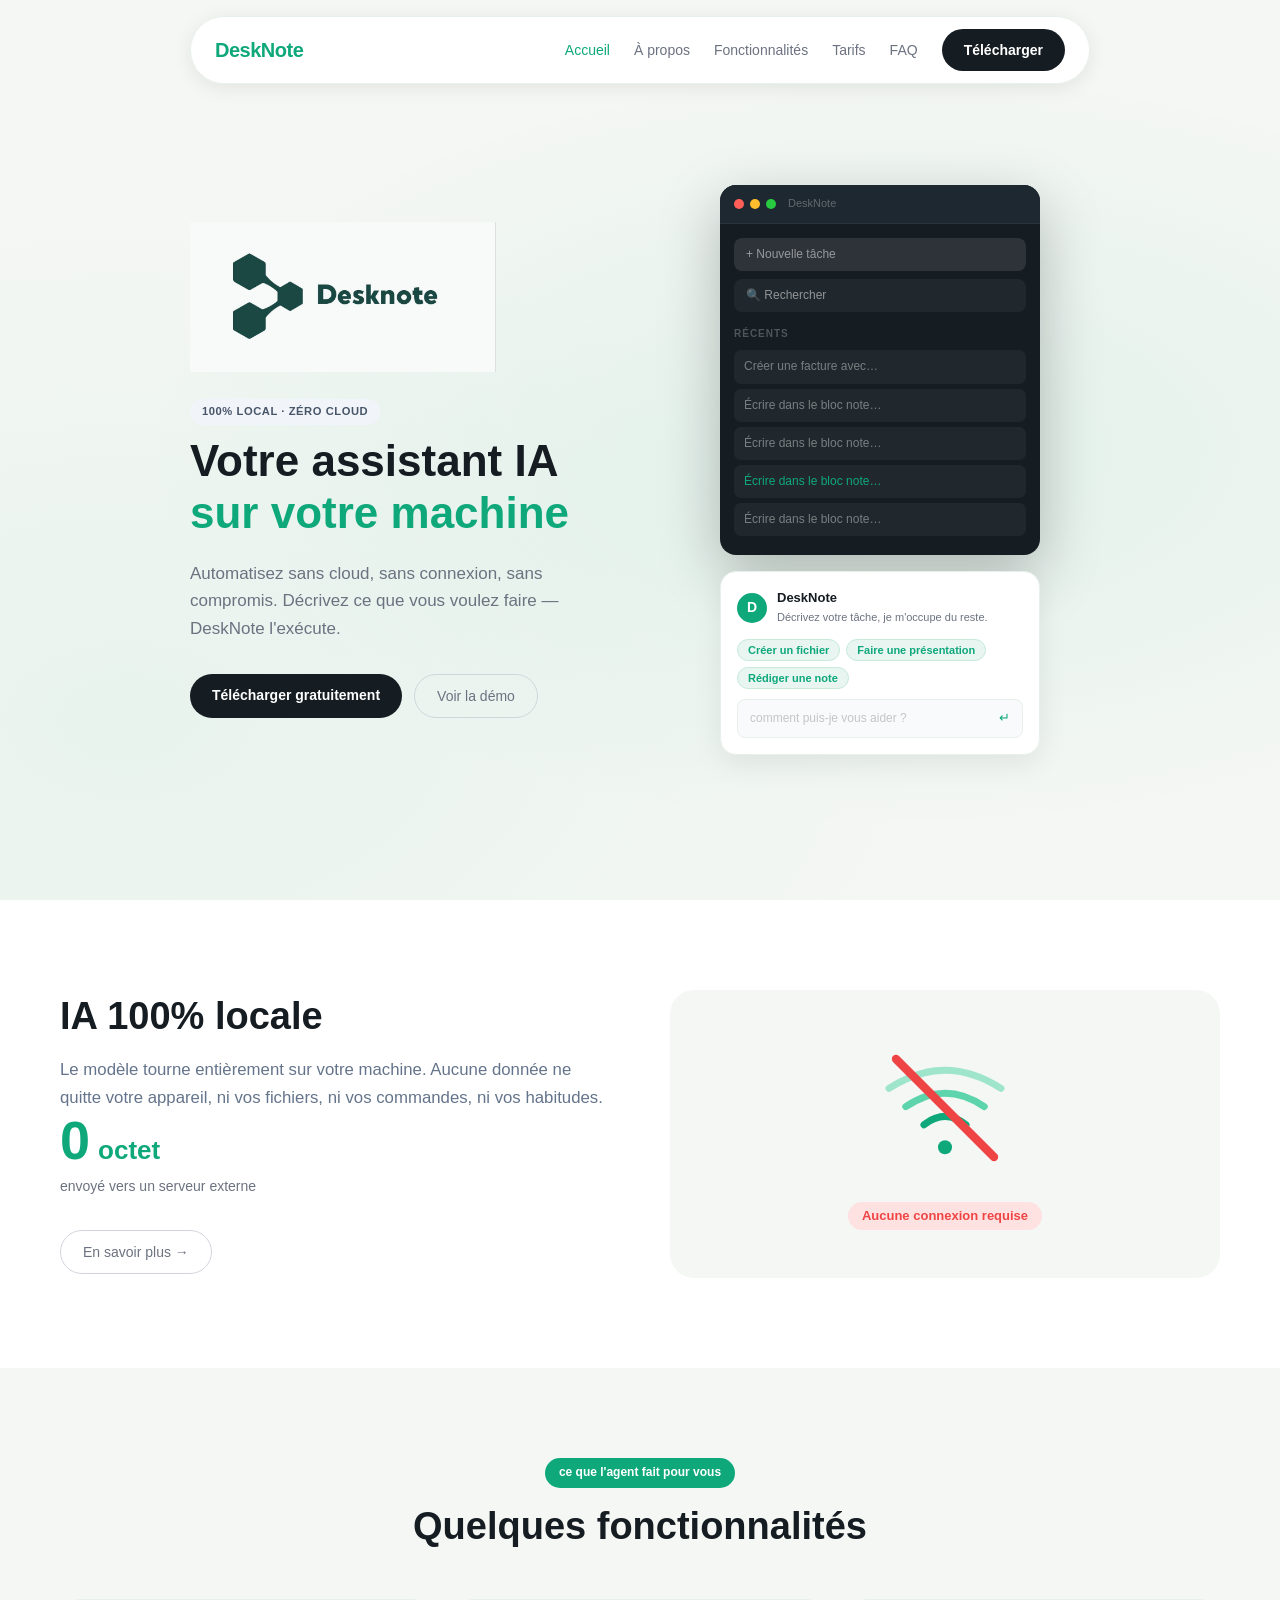
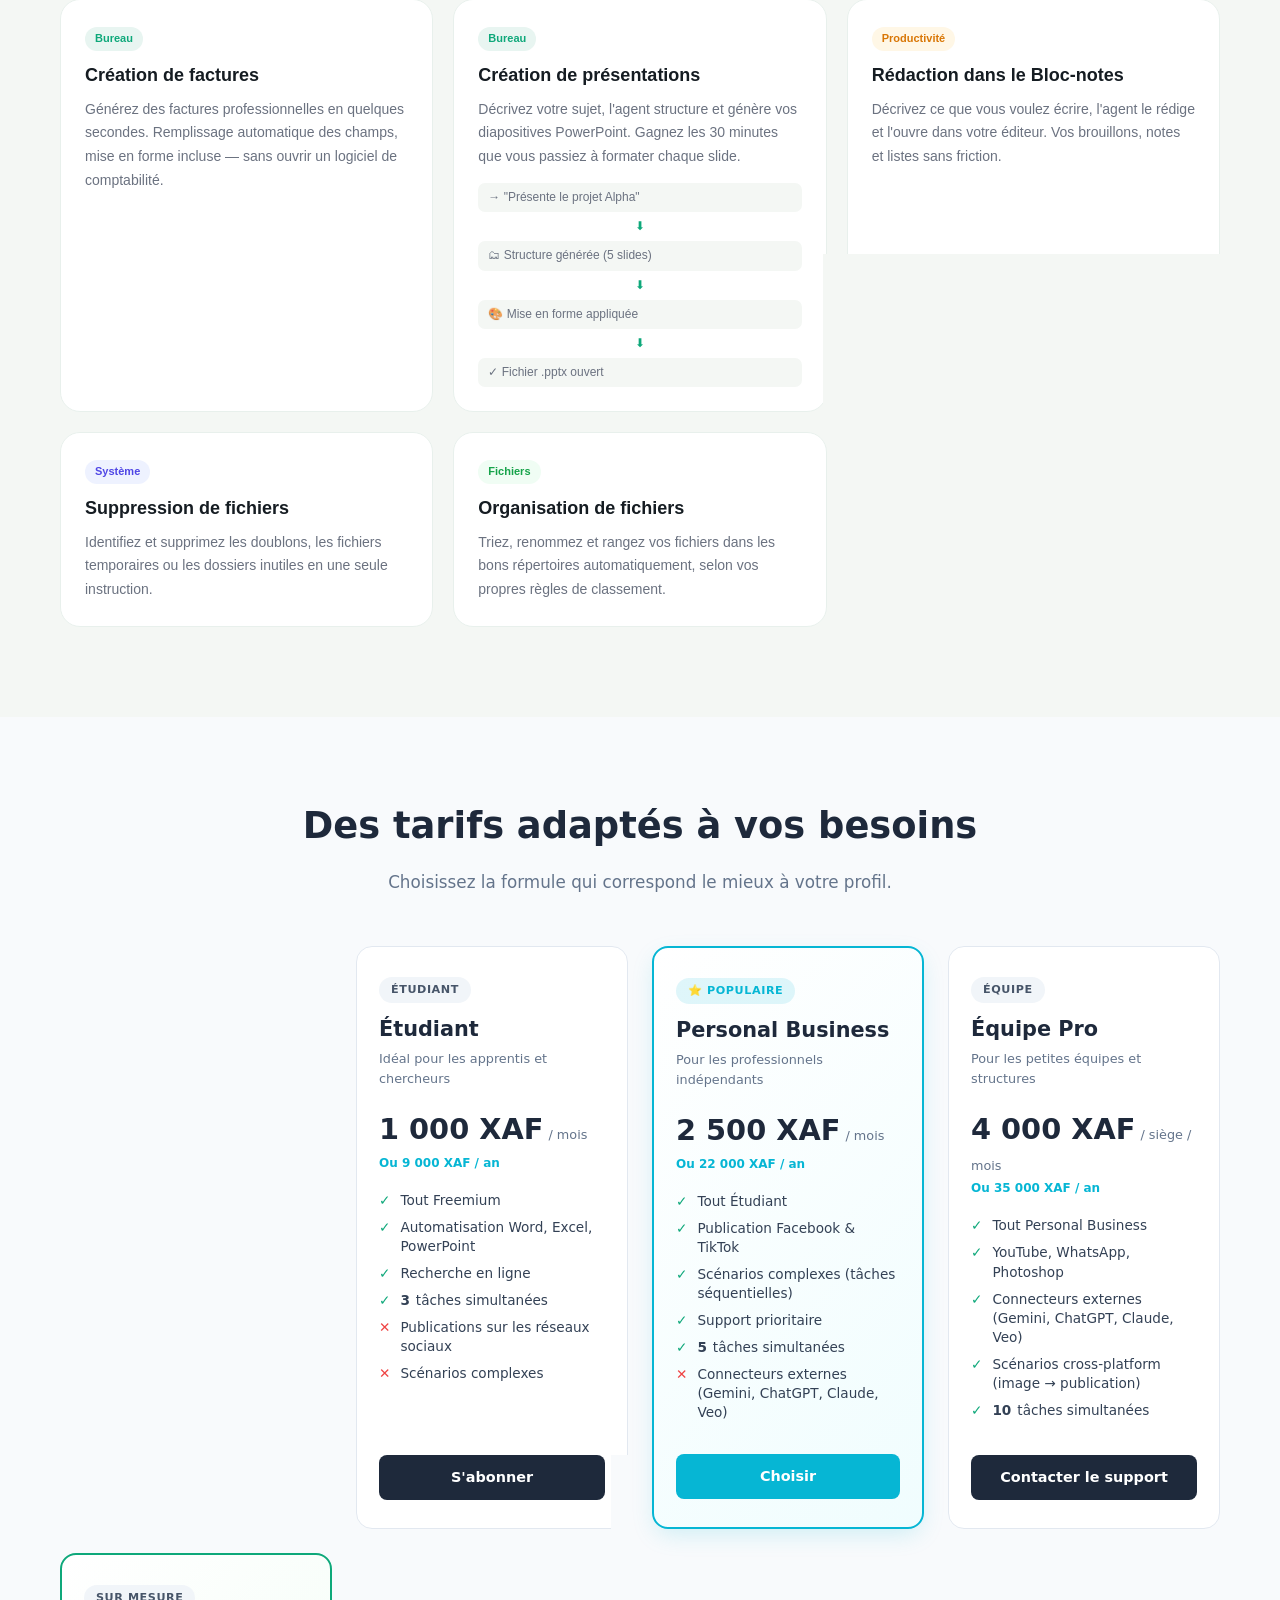
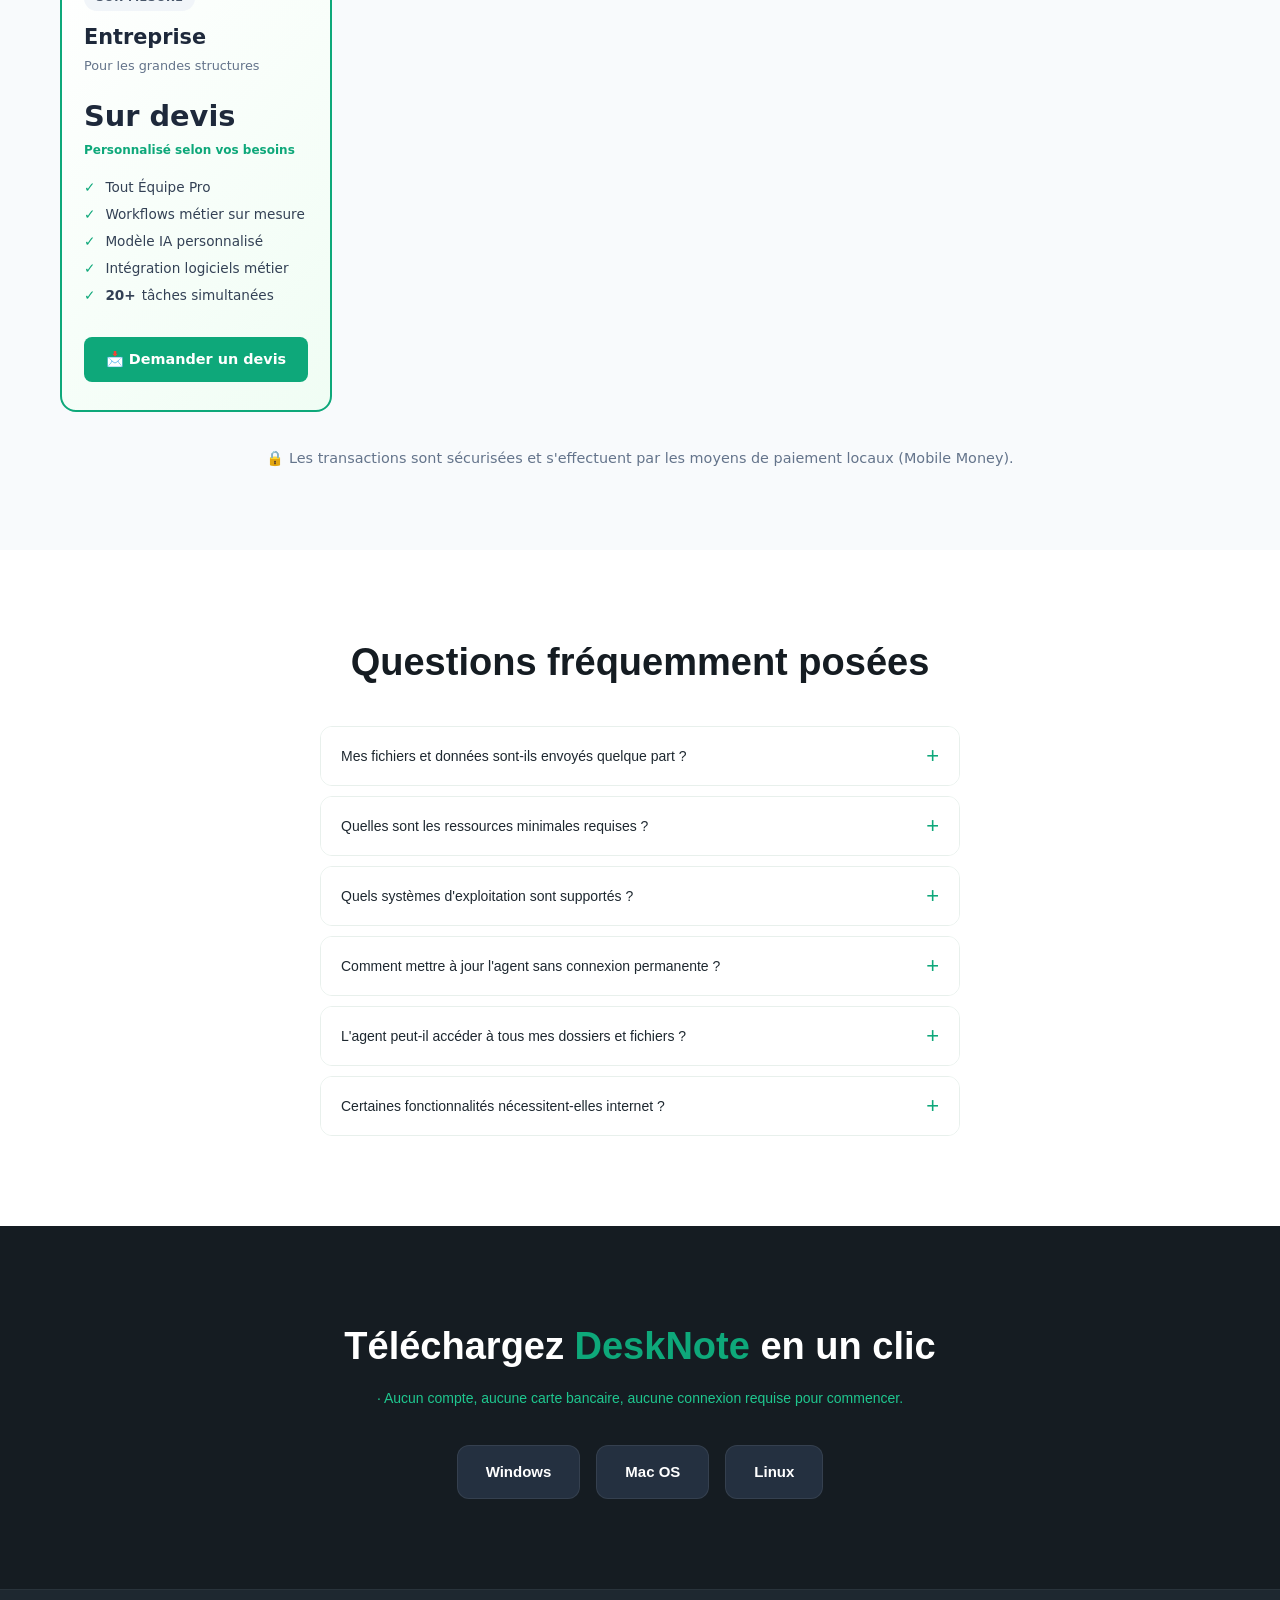
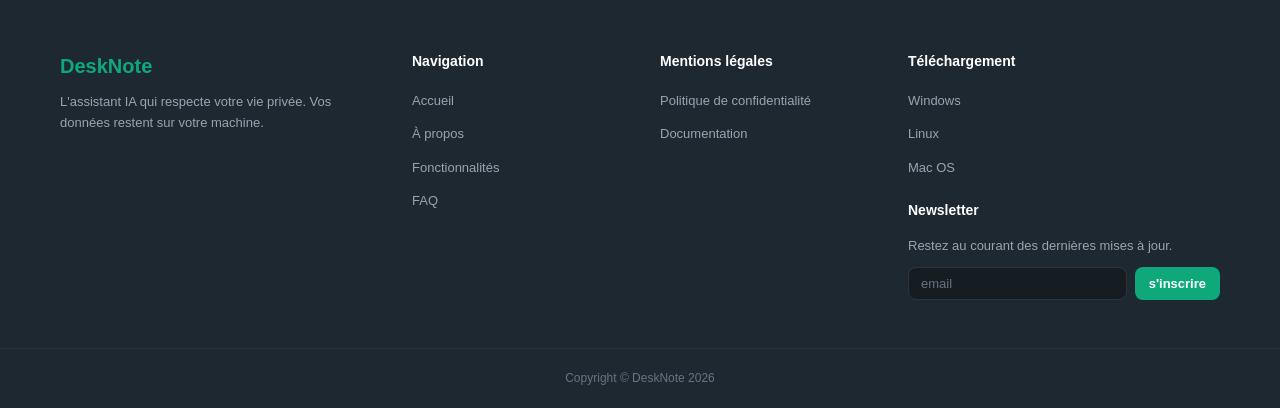
<file: src/index.html>
<!DOCTYPE html>
<html lang="fr">
<head>
  <meta charset="UTF-8" />
  <meta name="viewport" content="width=device-width, initial-scale=1.0" />
  <title>DeskNote – Votre assistant IA sur votre machine</title>
  <link rel="stylesheet" href="desknote-style-1.css" />
</head>
<body>

  <!-- ══ NAVBAR ══ -->
  <nav class="navbar" id="navbar">
    <div class="navbar-inner">
      <a href="#hero" class="logo">
        <!-- <img src="../assets/images/desknote-icon.jpeg" alt="DeskNote Logo" class="logo-img"/> -->
        <span>DeskNote</span>
      </a>
      <div class="nav-links" id="nav-links">
        <a href="#hero"              class="nav-link">Accueil</a>
        <a href="#local"             class="nav-link">À propos</a>
        <a href="#fonctionnalites"   class="nav-link">Fonctionnalités</a>
        <a href="#tarifs"            class="nav-link">Tarifs</a>
        <a href="#faq"               class="nav-link">FAQ</a>
      </div>
      <a href="#telechargement" class="btn-dark">Télécharger</a>
      <button class="burger" id="burger">☰</button>
    </div>
  </nav>

  <!-- Menu mobile -->
  <div class="mobile-menu" id="mobile-menu">
    <button class="mobile-close" id="mobile-close">✕</button>
    <a href="#hero"            onclick="fermerMenu()">Accueil</a>
    <a href="#local"           onclick="fermerMenu()">À propos</a>
    <a href="#fonctionnalites" onclick="fermerMenu()">Fonctionnalités</a>
    <a href="#tarifs"          onclick="fermerMenu()">Tarifs</a>
    <a href="#faq"             onclick="fermerMenu()">FAQ</a>
    <a href="#telechargement"  onclick="fermerMenu()" class="btn-dark">Télécharger</a>
  </div>


  <!-- ══ HERO ══ -->
  <section id="hero" class="hero">
    <div class="container hero-grid">

      <!-- Texte gauche -->
      <div class="hero-text fade-in">
        <div class="hero-logo-container">
          <img src="../assets/images/desknote-icon.jpeg" alt="DeskNote Logo" class="hero-brand-logo"/>
        </div>
        <div class="badge">
          <span class="badge-dot"></span>
          100% local · Zéro cloud
        </div>
        <h1>Votre assistant IA<br><span class="text-green">sur votre machine</span></h1>
        <p class="hero-desc">
          Automatisez sans cloud, sans connexion, sans compromis.
          Décrivez ce que vous voulez faire — DeskNote l'exécute.
        </p>
        <div class="hero-btns">
          <a href="#telechargement" class="btn-dark">Télécharger gratuitement</a>
          <a href="#fonctionnalites" class="btn-outline">Voir la démo</a>
        </div>
      </div>

      <!-- Mockup droite -->
      <div class="hero-mockup fade-in delay-2">

        <!-- Fenêtre sombre -->
        <div class="app-window">
          <div class="window-bar">
            <span class="dot red"></span>
            <span class="dot yellow"></span>
            <span class="dot green-dot"></span>
            <span class="window-title">DeskNote</span>
          </div>
          <div class="window-body">
            <div class="mock-search">+ Nouvelle tâche</div>
            <div class="mock-search dim">🔍 Rechercher</div>
            <p class="mock-label">Récents</p>
            <div class="mock-item">Créer une facture avec…</div>
            <div class="mock-item">Écrire dans le bloc note…</div>
            <div class="mock-item">Écrire dans le bloc note…</div>
            <div class="mock-item green-text">Écrire dans le bloc note…</div>
            <div class="mock-item">Écrire dans le bloc note…</div>
          </div>
        </div>

        <!-- Bulle agent -->
        <div class="agent-bubble">
          <div class="agent-top">
            <div class="agent-avatar">D</div>
            <div>
              <p class="agent-name">DeskNote</p>
              <p class="agent-sub">Décrivez votre tâche, je m'occupe du reste.</p>
            </div>
          </div>
          <div class="quick-actions">
            <button class="quick-btn">Créer un fichier</button>
            <button class="quick-btn">Faire une présentation</button>
            <button class="quick-btn">Rédiger une note</button>
          </div>
          <div class="agent-input">
            <span class="agent-placeholder">comment puis-je vous aider ?</span>
            <span class="agent-enter">↵</span>
          </div>
        </div>

      </div>
    </div>
  </section>


  <!-- ══ IA 100% LOCALE ══ -->
  <section id="local" class="section-white">
    <div class="container local-grid">

      <div class="reveal">
        <h2 class="section-h2">IA 100% locale</h2>
        <p class="section-desc">
          Le modèle tourne entièrement sur votre machine. Aucune donnée ne quitte
          votre appareil, ni vos fichiers, ni vos commandes, ni vos habitudes.
        </p>
        <div class="zero-row">
          <span class="zero-number">0</span>
          <span class="zero-unit">octet</span>
        </div>
        <p class="zero-sub">envoyé vers un serveur externe</p>
        <a href="#fonctionnalites" class="btn-outline" style="margin-top:24px;display:inline-block">En savoir plus →</a>
      </div>

      <div class="reveal delay-2 wifi-card">
        <div class="wifi-icon">
          <svg viewBox="0 0 100 100" width="140" height="140">
            <circle cx="50" cy="78" r="5" fill="#0EA87A"/>
            <path d="M35 62 Q50 50 65 62" stroke="#0EA87A" stroke-width="5" stroke-linecap="round" fill="none"/>
            <path d="M22 49 Q50 30 78 49" stroke="#1FC78F" stroke-width="5" stroke-linecap="round" fill="none" opacity="0.7"/>
            <path d="M10 36 Q50 10 90 36" stroke="#1FC78F" stroke-width="5" stroke-linecap="round" fill="none" opacity="0.4"/>
            <line x1="15" y1="15" x2="85" y2="85" stroke="#EF4444" stroke-width="6" stroke-linecap="round"/>
          </svg>
        </div>
        <p class="wifi-label">Aucune connexion requise</p>
      </div>

    </div>
  </section>


  <!-- ══ FONCTIONNALITÉS ══ -->
  <section id="fonctionnalites" class="section-light">
    <div class="container">

      <div class="section-header reveal">
        <span class="tag-green">ce que l'agent fait pour vous</span>
        <h2 class="section-h2">Quelques fonctionnalités</h2>
      </div>

      <div class="cards-grid">

        <div class="card reveal">
          <span class="tag tag-bureau">Bureau</span>
          <h3>Création de factures</h3>
          <p>Générez des factures professionnelles en quelques secondes. Remplissage automatique des champs, mise en forme incluse — sans ouvrir un logiciel de comptabilité.</p>
        </div>

        <div class="card reveal delay-1">
          <span class="tag tag-bureau">Bureau</span>
          <h3>Création de présentations</h3>
          <p>Décrivez votre sujet, l'agent structure et génère vos diapositives PowerPoint. Gagnez les 30 minutes que vous passiez à formater chaque slide.</p>
          <div class="steps">
            <div class="step">→ "Présente le projet Alpha"</div>
            <div class="step-arrow">⬇</div>
            <div class="step">🗂 Structure générée (5 slides)</div>
            <div class="step-arrow">⬇</div>
            <div class="step">🎨 Mise en forme appliquée</div>
            <div class="step-arrow">⬇</div>
            <div class="step green-text">✓ Fichier .pptx ouvert</div>
          </div>
        </div>

        <div class="card reveal delay-2">
          <span class="tag tag-productivite">Productivité</span>
          <h3>Rédaction dans le Bloc-notes</h3>
          <p>Décrivez ce que vous voulez écrire, l'agent le rédige et l'ouvre dans votre éditeur. Vos brouillons, notes et listes sans friction.</p>
        </div>

        <div class="card reveal">
          <span class="tag tag-systeme">Système</span>
          <h3>Suppression de fichiers</h3>
          <p>Identifiez et supprimez les doublons, les fichiers temporaires ou les dossiers inutiles en une seule instruction.</p>
        </div>

        <div class="card reveal delay-1">
          <span class="tag tag-fichiers">Fichiers</span>
          <h3>Organisation de fichiers</h3>
          <p>Triez, renommez et rangez vos fichiers dans les bons répertoires automatiquement, selon vos propres règles de classement.</p>
        </div>

      </div>
    </div>
  </section>

  <!-- ══ SECTION TARIFS & PRIX DESKNOTE ══ -->
  <section id="tarifs" class="pricing-section">
    <div class="container">
      <div class="section-header">
        <h2 class="section-title">Des tarifs adaptés à vos besoins</h2>
        <p class="section-desc">Choisissez la formule qui correspond le mieux à votre profil.</p>
      </div>

      <div class="pricing-grid">
        <!-- Freemium -->
        <div class="pricing-card">
          <div class="card-header">
            <span class="badge">Gratuit</span>
            <h3>Freemium</h3>
            <p class="target">Pour découvrir l'application</p>
          </div>
          <div class="card-price">
            <span class="amount">0 XAF</span>
            <span class="period">/ mois</span>
          </div>
          <ul class="card-features">
            <li><span class="check check-green">✓</span> Tâches système (orga, renommage, suppression)</li>
            <li><span class="check check-green">✓</span> Bloc-notes assisté</li>
            <li><span class="check check-green">✓</span> Factures &amp; présentations</li>
            <li><span class="check check-green">✓</span> <strong>2</strong> tâches simultanées</li>
            <li><span class="check check-red">✕</span> Automatisation Office (Word, Excel, PowerPoint)</li>
            <li><span class="check check-red">✕</span> Recherche en ligne</li>
          </ul>
          <a href="#telechargement" class="btn-pricing outline">Télécharger</a>
        </div>

        <!-- Étudiant -->
        <div class="pricing-card">
          <div class="card-header">
            <span class="badge">Étudiant</span>
            <h3>Étudiant</h3>
            <p class="target">Idéal pour les apprentis et chercheurs</p>
          </div>
          <div class="card-price">
            <span class="amount">1 000 XAF</span>
            <span class="period">/ mois</span>
          </div>
          <p class="annual-saving">Ou 9 000 XAF / an</p>
          <ul class="card-features">
            <li><span class="check check-green">✓</span> Tout Freemium</li>
            <li><span class="check check-green">✓</span> Automatisation Word, Excel, PowerPoint</li>
            <li><span class="check check-green">✓</span> Recherche en ligne</li>
            <li><span class="check check-green">✓</span> <strong>3</strong> tâches simultanées</li>
            <li><span class="check check-red">✕</span> Publications sur les réseaux sociaux</li>
            <li><span class="check check-red">✕</span> Scénarios complexes</li>
          </ul>
          <a href="#telechargement" class="btn-pricing">S'abonner</a>
        </div>

        <!-- Personal Business (Populaire) -->
        <div class="pricing-card featured">
          <div class="card-header">
            <span class="badge highlight">⭐ Populaire</span>
            <h3>Personal Business</h3>
            <p class="target">Pour les professionnels indépendants</p>
          </div>
          <div class="card-price">
            <span class="amount">2 500 XAF</span>
            <span class="period">/ mois</span>
          </div>
          <p class="annual-saving">Ou 22 000 XAF / an</p>
          <ul class="card-features">
            <li><span class="check check-green">✓</span> Tout Étudiant</li>
            <li><span class="check check-green">✓</span> Publication Facebook &amp; TikTok</li>
            <li><span class="check check-green">✓</span> Scénarios complexes (tâches séquentielles)</li>
            <li><span class="check check-green">✓</span> Support prioritaire</li>
            <li><span class="check check-green">✓</span> <strong>5</strong> tâches simultanées</li>
            <li><span class="check check-red">✕</span> Connecteurs externes (Gemini, ChatGPT, Claude, Veo)</li>
          </ul>
          <a href="#telechargement" class="btn-pricing action">Choisir</a>
        </div>

        <!-- Équipe Pro -->
        <div class="pricing-card">
          <div class="card-header">
            <span class="badge">Équipe</span>
            <h3>Équipe Pro</h3>
            <p class="target">Pour les petites équipes et structures</p>
          </div>
          <div class="card-price">
            <span class="amount">4 000 XAF</span>
            <span class="period">/ siège / mois</span>
          </div>
          <p class="annual-saving">Ou 35 000 XAF / an</p>
          <ul class="card-features">
            <li><span class="check check-green">✓</span> Tout Personal Business</li>
            <li><span class="check check-green">✓</span> YouTube, WhatsApp, Photoshop</li>
            <li><span class="check check-green">✓</span> Connecteurs externes (Gemini, ChatGPT, Claude, Veo)</li>
            <li><span class="check check-green">✓</span> Scénarios cross-platform (image → publication)</li>
            <li><span class="check check-green">✓</span> <strong>10</strong> tâches simultanées</li>
          </ul>
          <a href="#telechargement" class="btn-pricing">Contacter le support</a>
        </div>

        <!-- Entreprise Sur Devis (NOUVELLE CARTE) -->
        <div class="pricing-card enterprise">
          <div class="card-header">
            <span class="badge">Sur mesure</span>
            <h3>Entreprise</h3>
            <p class="target">Pour les grandes structures</p>
          </div>
          <div class="card-price">
            <span class="amount">Sur devis</span>
          </div>
          <p class="annual-saving" style="color:var(--vert);">Personnalisé selon vos besoins</p>
          <ul class="card-features">
            <li><span class="check check-green">✓</span> Tout Équipe Pro</li>
            <li><span class="check check-green">✓</span> Workflows métier sur mesure</li>
            <li><span class="check check-green">✓</span> Modèle IA personnalisé</li>
            <li><span class="check check-green">✓</span> Intégration logiciels métier</li>
            <li><span class="check check-green">✓</span> <strong>20+</strong> tâches simultanées</li>
          </ul>
          <a href="#contact" class="btn-pricing enterprise-btn">📩 Demander un devis</a>
        </div>
      </div>

      <!-- Note de bas de page sur le paiement sécurisé -->
      <div class="payment-methods">
        <p>🔒 Les transactions sont sécurisées et s'effectuent par les moyens de paiement locaux (Mobile Money).</p>
      </div>
    </div>
  </section>


  <!-- ══ FAQ ══ -->
  <section id="faq" class="section-white">
    <div class="container faq-container">

      <h2 class="section-h2 text-center reveal">Questions fréquemment posées</h2>

      <div class="faq-list">

        <div class="faq-item reveal">
          <button class="faq-btn">
            <span>Mes fichiers et données sont-ils envoyés quelque part ?</span>
            <span class="faq-icon">+</span>
          </button>
          <div class="faq-answer">
            Non. DeskNote fonctionne entièrement en local. Aucune donnée ne quitte votre machine. Le modèle IA tourne directement sur votre CPU, sans connexion internet.
          </div>
        </div>

        <div class="faq-item reveal delay-1">
          <button class="faq-btn">
            <span>Quelles sont les ressources minimales requises ?</span>
            <span class="faq-icon">+</span>
          </button>
          <div class="faq-answer">
            DeskNote nécessite au minimum 4 Go de RAM et un processeur récent (2018+). Les modèles légers comme Qwen2.5 fonctionnent avec seulement 1 Go de RAM dédiée.
          </div>
        </div>

        <div class="faq-item reveal delay-2">
          <button class="faq-btn">
            <span>Quels systèmes d'exploitation sont supportés ?</span>
            <span class="faq-icon">+</span>
          </button>
          <div class="faq-answer">
            Windows 10/11, macOS 12+ et les distributions Linux principales (Ubuntu, Debian, Fedora).
          </div>
        </div>

        <div class="faq-item reveal">
          <button class="faq-btn">
            <span>Comment mettre à jour l'agent sans connexion permanente ?</span>
            <span class="faq-icon">+</span>
          </button>
          <div class="faq-answer">
            Les mises à jour sont téléchargeables manuellement depuis cette page. Une connexion n'est requise qu'au moment du téléchargement initial.
          </div>
        </div>

        <div class="faq-item reveal delay-1">
          <button class="faq-btn">
            <span>L'agent peut-il accéder à tous mes dossiers et fichiers ?</span>
            <span class="faq-icon">+</span>
          </button>
          <div class="faq-answer">
            Uniquement les dossiers que vous autorisez. DeskNote demande confirmation avant chaque action critique.
          </div>
        </div>

        <div class="faq-item reveal delay-2">
          <button class="faq-btn">
            <span>Certaines fonctionnalités nécessitent-elles internet ?</span>
            <span class="faq-icon">+</span>
          </button>
          <div class="faq-answer">
            La recherche web est la seule fonctionnalité nécessitant une connexion. Tout le reste fonctionne hors-ligne.
          </div>
        </div>

      </div>
    </div>
  </section>


  <!-- ══ TÉLÉCHARGEMENT ══ -->
  <section id="telechargement" class="section-dark">
    <div class="container text-center reveal">
      <h2 class="dl-title">Téléchargez <span class="text-green">DeskNote</span> en un clic</h2>
      <p class="dl-sub">· Aucun compte, aucune carte bancaire, aucune connexion requise pour commencer.</p>
      <div class="dl-btns">
        <a href="#" class="dl-btn"> Windows</a>
        <a href="#" class="dl-btn"> Mac OS</a>
        <a href="#" class="dl-btn"> Linux</a>
      </div>
    </div>
  </section>


  <!-- ══ FOOTER ══ -->
  <footer class="footer">
    <div class="container footer-grid">

      <div>
        <p class="footer-logo">DeskNote</p>
        <p class="footer-desc">L'assistant IA qui respecte votre vie privée. Vos données restent sur votre machine.</p>
      </div>

      <div>
        <p class="footer-title">Navigation</p>
        <ul>
          <li><a href="#hero">Accueil</a></li>
          <li><a href="#local">À propos</a></li>
          <li><a href="#fonctionnalites">Fonctionnalités</a></li>
          <li><a href="#faq">FAQ</a></li>
        </ul>
      </div>

      <div>
        <p class="footer-title">Mentions légales</p>
        <ul>
          <li><a href="#">Politique de confidentialité</a></li>
          <li><a href="#">Documentation</a></li>
        </ul>
      </div>

      <div>
        <p class="footer-title">Téléchargement</p>
        <ul>
          <li><a href="#">Windows</a></li>
          <li><a href="#">Linux</a></li>
          <li><a href="#">Mac OS</a></li>
        </ul>
        <p class="footer-title" style="margin-top:20px">Newsletter</p>
        <p class="footer-desc">Restez au courant des dernières mises à jour.</p>
        <div class="newsletter">
          <input type="email" placeholder="email" class="newsletter-input" />
          <button class="newsletter-btn">s'inscrire</button>
        </div>
      </div>

    </div>
    <div class="footer-bottom">
      <p>Copyright © DeskNote 2026</p>
    </div>
  </footer>

  <script src="desknote-app-2.js"></script>
</body>
</html>
</file>
<file: src/desknote-style-1.css>
/* ═══════════════════════════════════════
   DESKNOTE — desknote-style.css
   100% local, zéro dépendance internet
═══════════════════════════════════════ */

/* ─── VARIABLES DE COULEURS ─── */
:root {
  --vert:        #0EA87A;
  --vert-clair:  #1FC78F;
  --vert-bg:     #E8F5F1;
  --sombre:      #151C22;
  --sombre-soft: #1E2830;
  --sombre-card: #243040;
  --gris-clair:  #F4F7F4;
  --gris-bord:   #E8F0EC;
  --texte:       #1E2830;
  --texte-gris:  #6B7280;
  --blanc:       #ffffff;
  --rouge:       #EF4444;
}

/* ─── RESET DE BASE ─── */
* {
  margin: 0;
  padding: 0;
  box-sizing: border-box;
}
html {
  scroll-behavior: smooth;
}
body {
  font-family: 'Segoe UI', Arial, sans-serif;
  color: var(--texte);
  background: var(--blanc);
  font-size: 16px;
  line-height: 1.6;
}
a {
  text-decoration: none;
  color: inherit;
}
ul {
  list-style: none;
}

/* ─── CONTENEUR CENTRÉ ─── */
.container {
  max-width: 1100px;
  margin: 0 auto;
  padding: 0 24px;
}

/* ─── COULEURS UTILITAIRES ─── */
.text-green  { color: var(--vert); }
.text-center { text-align: center; }


/* ═══════════════════════════════════════
   NAVBAR
═══════════════════════════════════════ */
.navbar {
  position: fixed;
  top: 16px;
  left: 50%;
  transform: translateX(-50%);
  width: 90%;
  max-width: 900px;
  background: rgba(255, 255, 255, 0.92);
  backdrop-filter: blur(10px);
  border: 1px solid var(--gris-bord);
  border-radius: 50px;
  box-shadow: 0 4px 20px rgba(0,0,0,0.08);
  z-index: 1000;
  transition: box-shadow 0.3s;
}
.navbar.scrolled {
  box-shadow: 0 6px 30px rgba(0,0,0,0.14);
}
.navbar-inner {
  display: flex;
  align-items: center;
  gap: 24px;
  padding: 12px 24px;
}
.logo {
  font-size: 20px;
  font-weight: 800;
  color: var(--vert);
  margin-right: auto;
  letter-spacing: -0.5px;
}
.logo{
  display: flex;
  align-items: center;
  gap: 10px;
  text-decoration: none;
}
.logo-img{
  height: 32px;
  width: auto;
  object-fit: contain;
}
.nav-links {
  display: flex;
  gap: 24px;
}
.nav-link {
  font-size: 14px;
  font-weight: 500;
  color: var(--texte-gris);
  transition: color 0.2s;
}
.nav-link:hover,
.nav-link.actif {
  color: var(--vert);
}
.burger {
  display: none;
  background: none;
  border: none;
  font-size: 22px;
  cursor: pointer;
  color: var(--texte-gris);
}

/* Menu mobile */
.mobile-menu {
  display: none;
  position: fixed;
  inset: 0;
  background: var(--blanc);
  flex-direction: column;
  align-items: center;
  justify-content: center;
  gap: 28px;
  z-index: 2000;
  font-size: 20px;
  font-weight: 600;
}
.mobile-menu.ouvert {
  display: flex;
}
.mobile-close {
  position: absolute;
  top: 24px;
  right: 24px;
  background: none;
  border: none;
  font-size: 28px;
  cursor: pointer;
  color: var(--texte-gris);
}


/* ═══════════════════════════════════════
   BOUTONS
═══════════════════════════════════════ */
.btn-dark {
  display: inline-block;
  background: var(--sombre);
  color: var(--blanc);
  font-size: 14px;
  font-weight: 600;
  padding: 10px 22px;
  border-radius: 50px;
  transition: background 0.2s, transform 0.2s;
}
.btn-dark:hover {
  background: var(--sombre-soft);
  transform: translateY(-1px);
}
.btn-outline {
  display: inline-block;
  border: 1.5px solid #D1D5DB;
  color: var(--texte-gris);
  font-size: 14px;
  font-weight: 500;
  padding: 10px 22px;
  border-radius: 50px;
  transition: border-color 0.2s, color 0.2s;
}
.btn-outline:hover {
  border-color: var(--vert);
  color: var(--vert);
}


/* ═══════════════════════════════════════
   HERO
═══════════════════════════════════════ */
.hero {
  min-height: 100vh;
  display: flex;
  align-items: center;
  padding: 120px 0 80px;
  background: var(--gris-clair);
  background-image:
    radial-gradient(ellipse at 70% 50%, rgba(14,168,122,0.08) 0%, transparent 60%),
    radial-gradient(ellipse at 10% 80%, rgba(14,168,122,0.05) 0%, transparent 50%);
}

.hero-grid {
  display: grid;
  grid-template-columns: 1fr 1fr;
  gap: 60px;
  align-items: center;
}
.hero-logo-container{
  margin-bottom: 25px;
  display: flex;
  justify-content: flex-start;
}
.hero-brand-logo{
  height: 150px;
  width: auto;
  object-fit: contain;
}
.badge {
  display: inline-flex;
  align-items: center;
  gap: 8px;
  background: rgba(14,168,122,0.1);
  color: var(--vert);
  font-size: 12px;
  font-weight: 600;
  padding: 6px 14px;
  border-radius: 50px;
  margin-bottom: 20px;
}
.badge-dot {
  width: 6px;
  height: 6px;
  border-radius: 50%;
  background: var(--vert);
  animation: pulse 2s infinite;
}
@keyframes pulse {
  0%, 100% { opacity: 1; }
  50%       { opacity: 0.4; }
}
.hero h1 {
  font-size: 44px;
  font-weight: 800;
  line-height: 1.2;
  color: var(--sombre);
  margin-bottom: 20px;
}
.hero-desc {
  font-size: 17px;
  color: var(--texte-gris);
  margin-bottom: 32px;
  max-width: 420px;
}
.hero-btns {
  display: flex;
  gap: 12px;
  flex-wrap: wrap;
}

/* Mockup */
.hero-mockup {
  display: flex;
  flex-direction: column;
  gap: 16px;
  align-items: center;
}
.app-window {
  width: 100%;
  max-width: 320px;
  background: var(--sombre);
  border-radius: 16px;
  overflow: hidden;
  box-shadow: 0 20px 60px rgba(0,0,0,0.25);
  animation: flotter 4s ease-in-out infinite;
}
@keyframes flotter {
  0%, 100% { transform: translateY(0); }
  50%       { transform: translateY(-8px); }
}
.window-bar {
  display: flex;
  align-items: center;
  gap: 6px;
  padding: 10px 14px;
  background: var(--sombre-soft);
  border-bottom: 1px solid rgba(255,255,255,0.05);
}
.dot {
  width: 10px;
  height: 10px;
  border-radius: 50%;
}
.dot.red    { background: #FF5F57; }
.dot.yellow { background: #FFBD2E; }
.dot.green-dot { background: #28CA41; }
.window-title {
  font-size: 11px;
  color: rgba(255,255,255,0.3);
  margin-left: 6px;
}
.window-body { padding: 14px; }
.mock-search {
  background: rgba(255,255,255,0.1);
  border-radius: 8px;
  padding: 7px 12px;
  font-size: 12px;
  color: rgba(255,255,255,0.5);
  margin-bottom: 8px;
}
.mock-search.dim {
  background: rgba(255,255,255,0.05);
  margin-bottom: 14px;
}
.mock-label {
  font-size: 10px;
  font-weight: 700;
  text-transform: uppercase;
  letter-spacing: 0.1em;
  color: rgba(255,255,255,0.25);
  margin-bottom: 8px;
}
.mock-item {
  background: rgba(255,255,255,0.05);
  border-radius: 7px;
  padding: 7px 10px;
  font-size: 12px;
  color: rgba(255,255,255,0.4);
  margin-bottom: 5px;
}
.mock-item.green-text,
.green-text { color: var(--vert); }

/* Bulle agent */
.agent-bubble {
  width: 100%;
  max-width: 320px;
  background: var(--blanc);
  border-radius: 16px;
  padding: 16px;
  border: 1px solid var(--gris-bord);
  box-shadow: 0 8px 30px rgba(0,0,0,0.08);
}
.agent-top {
  display: flex;
  align-items: center;
  gap: 10px;
  margin-bottom: 12px;
}
.agent-avatar {
  width: 30px;
  height: 30px;
  border-radius: 50%;
  background: var(--vert);
  color: var(--blanc);
  display: flex;
  align-items: center;
  justify-content: center;
  font-weight: 700;
  font-size: 14px;
}
.agent-name {
  font-weight: 700;
  font-size: 13px;
  color: var(--sombre);
}
.agent-sub {
  font-size: 11px;
  color: var(--texte-gris);
}
.quick-actions {
  display: flex;
  flex-wrap: wrap;
  gap: 6px;
  margin-bottom: 10px;
}
.quick-btn {
  background: var(--vert-bg);
  border: 1px solid #C6EBD9;
  color: var(--vert);
  font-size: 11px;
  font-weight: 600;
  padding: 4px 10px;
  border-radius: 20px;
  cursor: pointer;
  transition: background 0.2s;
  font-family: inherit;
}
.quick-btn:hover { background: #C6EBD9; }
.agent-input {
  display: flex;
  align-items: center;
  justify-content: space-between;
  background: #F9FAFB;
  border: 1px solid var(--gris-bord);
  border-radius: 8px;
  padding: 8px 12px;
}
.agent-placeholder { font-size: 12px; color: #C5C5C5; }
.agent-enter { font-size: 13px; color: var(--vert); }


/* ═══════════════════════════════════════
   SECTIONS COMMUNES
═══════════════════════════════════════ */
.section-white { padding: 90px 0; background: var(--blanc); }
.section-light { padding: 90px 0; background: var(--gris-clair); }
.section-dark  { padding: 90px 0; background: var(--sombre); }

.section-h2 {
  font-size: 38px;
  font-weight: 800;
  color: var(--sombre);
  line-height: 1.2;
  margin-bottom: 16px;
}
.section-desc {
  font-size: 16px;
  color: var(--texte-gris);
  max-width: 480px;
  margin-bottom: 24px;
  line-height: 1.7;
}
.section-header {
  text-align: center;
  margin-bottom: 48px;
}
.tag-green {
  display: inline-block;
  background: var(--vert);
  color: var(--blanc);
  font-size: 12px;
  font-weight: 600;
  padding: 5px 14px;
  border-radius: 20px;
  margin-bottom: 16px;
}


/* ═══════════════════════════════════════
   SECTION LOCALE
═══════════════════════════════════════ */
.local-grid {
  display: grid;
  grid-template-columns: 1fr 1fr;
  gap: 60px;
  align-items: center;
}
.zero-row {
  display: flex;
  align-items: baseline;
  gap: 8px;
  margin-bottom: 4px;
}
.zero-number {
  font-size: 54px;
  font-weight: 800;
  color: var(--vert);
  line-height: 1;
}
.zero-unit {
  font-size: 26px;
  font-weight: 700;
  color: var(--vert);
}
.zero-sub {
  font-size: 14px;
  color: var(--texte-gris);
  margin-bottom: 8px;
}
.wifi-card {
  display: flex;
  flex-direction: column;
  align-items: center;
  justify-content: center;
  background: var(--gris-clair);
  border-radius: 24px;
  padding: 48px;
  transition: transform 0.3s;
}
.wifi-card:hover { transform: scale(1.03); }
.wifi-icon { margin-bottom: 16px; }
.wifi-label {
  font-size: 13px;
  font-weight: 600;
  color: var(--rouge);
  background: #FEE2E2;
  padding: 4px 14px;
  border-radius: 20px;
}


/* ═══════════════════════════════════════
   CARDS FONCTIONNALITÉS
═══════════════════════════════════════ */
.cards-grid {
  display: grid;
  grid-template-columns: repeat(3, 1fr);
  gap: 20px;
}
/* La 4e et 5e card sur une ligne de 2 */
.cards-grid .card:nth-child(4) { grid-column: 1 / 2; }
.cards-grid .card:nth-child(5) { grid-column: 2 / 3; }

.card {
  background: var(--blanc);
  border: 1px solid var(--gris-bord);
  border-radius: 20px;
  padding: 24px;
  transition: transform 0.25s, box-shadow 0.25s, border-color 0.25s;
}
.card:hover {
  transform: translateY(-4px);
  box-shadow: 0 16px 40px rgba(14,168,122,0.1);
  border-color: var(--vert);
}
.card h3 {
  font-size: 18px;
  font-weight: 700;
  color: var(--sombre);
  margin: 10px 0 8px;
}
.card p {
  font-size: 14px;
  color: var(--texte-gris);
  line-height: 1.7;
}

/* Tags de catégorie */
.tag {
  display: inline-block;
  font-size: 11px;
  font-weight: 700;
  padding: 3px 10px;
  border-radius: 20px;
}
.tag-bureau      { background: var(--vert-bg);  color: var(--vert); }
.tag-productivite{ background: #FFF7E6; color: #D97706; }
.tag-systeme     { background: #EEF2FF; color: #4F46E5; }
.tag-fichiers    { background: #F0FDF4; color: #16A34A; }

/* Étapes dans la card présentation */
.steps { margin-top: 14px; display: flex; flex-direction: column; gap: 5px; }
.step {
  background: var(--gris-clair);
  border-radius: 7px;
  padding: 5px 10px;
  font-size: 12px;
  color: var(--texte-gris);
}
.step-arrow {
  font-size: 12px;
  color: var(--vert);
  text-align: center;
}

/* ══ STYLES DE LA SECTION TARIFS ══ */
:root {
--slate-blue: #1e293b;
--electric-cyan: #06b6d4;
--dark-bg: #0f172a;
--light-bg: #f8fafc;
--border-color: #e2e8f0;
}
.pricing-section {
padding: 80px 0;
background-color: var(--light-bg);
font-family: system-ui, -apple-system, sans-serif;
}
.container {
max-width: 1200px;
margin: 0 auto;
padding: 0 20px;
}
.section-header {
text-align: center;
margin-bottom: 50px;
}
.section-title {
font-size: 2.3rem;
color: var(--slate-blue);
margin-bottom: 12px;
font-weight: 700;
}
.section-desc {
font-size: 1.05rem;
color: #64748b;
max-width: 600px;
margin: 0 auto;
}
/* Grille adaptative */
.pricing-grid {
display: grid;
grid-template-columns: repeat(auto-fit, minmax(260px, 1fr));
gap: 24px;
align-items: stretch;
}
/* Cartes de tarifs */
.pricing-card {
background: #ffffff;
border: 1px solid var(--border-color);
border-radius: 12px;
padding: 28px;
display: flex;
flex-direction: column;
position: relative;
transition: transform 0.25s ease, box-shadow 0.25s ease;
}
.pricing-card:hover {
transform: translateY(-4px);
box-shadow: 0 12px 20px -5px rgba(30, 41, 59, 0.08);
}
/* Badges de distinction */
.badge {
display: inline-block;
padding: 4px 10px;
background: #f1f5f9;
color: #475569;
border-radius: 6px;
font-size: 0.75rem;
font-weight: 600;
margin-bottom: 12px;
}
.badge.highlight {
background: rgba(6, 182, 212, 0.1);
color: var(--electric-cyan);
}
.pricing-card h3 {
font-size: 1.35rem;
color: var(--slate-blue);
margin: 0 0 4px 0;
}
.target {
font-size: 0.85rem;
color: #64748b;
margin-bottom: 18px;
}
/* Zone Prix */
.card-price {
margin-bottom: 2px;
}
.amount {
font-size: 2rem;
font-weight: 800;
color: var(--slate-blue);
}
.period {
font-size: 0.85rem;
color: #64748b;
}
.annual-saving {
font-size: 0.8rem;
color: var(--electric-cyan);
font-weight: 600;
margin-top: 0;
margin-bottom: 20px;
}
/* Liste des fonctionnalités */
.card-features {
list-style: none;
padding: 0;
margin: 0 0 28px 0;
flex-grow: 1;
}
.card-features li {
font-size: 0.9rem;
color: #334155;
margin-bottom: 10px;
display: flex;
align-items: flex-start;
line-height: 1.4;
}
.check {
color: var(--electric-cyan);
margin-right: 8px;
font-weight: bold;
}
/* Boutons d'action */
.btn-pricing {
display: block;
text-align: center;
padding: 11px 20px;
background-color: var(--slate-blue);
color: #ffffff;
text-decoration: none;
border-radius: 6px;
font-weight: 600;
font-size: 0.95rem;
transition: background-color 0.2s ease;
}
.btn-pricing:hover {
background-color: var(--dark-bg);
}
.btn-pricing.outline {
background-color: transparent;
color: var(--slate-blue);
border: 1.5px solid var(--slate-blue);
}
.btn-pricing.outline:hover {
background-color: var(--slate-blue);
color: #ffffff;
}
.btn-pricing.action {
background-color: var(--electric-cyan);
}
.btn-pricing.action:hover {
background-color: #0891b2;
}
/* Focus visuel sur le pack Pro Standard */
.pricing-card.featured {
border: 2px solid var(--electric-cyan);
box-shadow: 0 8px 16px -4px rgba(6, 182, 212, 0.15);
}
/* Mention de paiement local */
.payment-methods {
text-align: center;
margin-top: 35px;
font-size: 0.9rem;
color: #64748b;
}
/* Responsive portable */
@media (max-width: 768px) {
.pricing-grid {
grid-template-columns: 1fr;
}
}


/* ═══════════════════════════════════════
   FAQ
═══════════════════════════════════════ */
.faq-container { max-width: 680px; }
.faq-list {
  display: flex;
  flex-direction: column;
  gap: 10px;
  margin-top: 40px;
}
.faq-item {
  border: 1px solid var(--gris-bord);
  border-radius: 12px;
  overflow: hidden;
  transition: border-color 0.2s;
}
.faq-item:hover { border-color: var(--vert); }
.faq-btn {
  width: 100%;
  display: flex;
  align-items: center;
  justify-content: space-between;
  padding: 16px 20px;
  background: var(--blanc);
  border: none;
  cursor: pointer;
  font-family: inherit;
  font-size: 14px;
  font-weight: 500;
  color: var(--texte);
  text-align: left;
  gap: 12px;
}
.faq-btn:hover { background: #F9FAFB; }
.faq-icon {
  font-size: 22px;
  color: var(--vert);
  transition: transform 0.3s;
  flex-shrink: 0;
}
.faq-item.ouvert .faq-icon { transform: rotate(45deg); }
.faq-answer {
  max-height: 0;
  overflow: hidden;
  font-size: 14px;
  color: var(--texte-gris);
  line-height: 1.7;
  padding: 0 20px;
  background: var(--blanc);
  transition: max-height 0.4s ease, padding 0.3s ease;
}
.faq-item.ouvert .faq-answer {
  max-height: 200px;
  padding: 0 20px 16px;
}


/* ═══════════════════════════════════════
   SECTION TÉLÉCHARGEMENT
═══════════════════════════════════════ */
.dl-title {
  font-size: 38px;
  font-weight: 800;
  color: var(--blanc);
  margin-bottom: 10px;
}
.dl-sub {
  font-size: 14px;
  color: var(--vert-clair);
  margin-bottom: 36px;
}
.dl-btns {
  display: flex;
  justify-content: center;
  gap: 16px;
  flex-wrap: wrap;
}
.dl-btn {
  display: inline-flex;
  align-items: center;
  gap: 10px;
  background: var(--sombre-card);
  color: var(--blanc);
  font-size: 15px;
  font-weight: 600;
  padding: 14px 28px;
  border-radius: 12px;
  border: 1px solid rgba(255,255,255,0.08);
  transition: background 0.2s, transform 0.2s, box-shadow 0.2s;
}
.dl-btn:hover {
  background: var(--vert);
  transform: translateY(-2px);
  box-shadow: 0 8px 24px rgba(14,168,122,0.35);
}


/* ═══════════════════════════════════════
   FOOTER
═══════════════════════════════════════ */
.footer {
  background: var(--sombre-soft);
  border-top: 1px solid rgba(255,255,255,0.05);
  padding: 60px 0 0;
}
.footer-grid {
  display: grid;
  grid-template-columns: 1.5fr 1fr 1fr 1.5fr;
  gap: 40px;
  padding-bottom: 48px;
}
.footer-logo {
  font-size: 20px;
  font-weight: 800;
  color: var(--vert);
  margin-bottom: 10px;
}
.footer-desc {
  font-size: 13px;
  color: #9CA3AF;
  line-height: 1.6;
}
.footer-title {
  font-size: 14px;
  font-weight: 600;
  color: var(--blanc);
  margin-bottom: 14px;
}
.footer ul {
  display: flex;
  flex-direction: column;
  gap: 8px;
}
.footer ul li a {
  font-size: 13px;
  color: #9CA3AF;
  transition: color 0.2s;
}
.footer ul li a:hover { color: var(--vert); }
.newsletter {
  display: flex;
  gap: 8px;
  margin-top: 10px;
}
.newsletter-input {
  flex: 1;
  background: var(--sombre);
  border: 1px solid rgba(255,255,255,0.1);
  border-radius: 8px;
  padding: 8px 12px;
  color: var(--blanc);
  font-size: 13px;
  font-family: inherit;
  outline: none;
}
.newsletter-input::placeholder { color: #6B7280; }
.newsletter-input:focus { border-color: var(--vert); }
.newsletter-btn {
  background: var(--vert);
  color: var(--blanc);
  border: none;
  border-radius: 8px;
  padding: 8px 14px;
  font-size: 13px;
  font-weight: 600;
  cursor: pointer;
  font-family: inherit;
  transition: background 0.2s;
}
.newsletter-btn:hover { background: var(--vert-clair); }
.footer-bottom {
  border-top: 1px solid rgba(255,255,255,0.05);
  padding: 20px 24px;
  text-align: center;
  font-size: 12px;
  color: #6B7280;
}


/* ═══════════════════════════════════════
   ANIMATIONS AU SCROLL
═══════════════════════════════════════ */
.fade-in {
  opacity: 0;
  transform: translateY(24px);
  animation: apparaitre 0.7s ease forwards;
}
.fade-in.delay-2 { animation-delay: 0.25s; }

@keyframes apparaitre {
  to { opacity: 1; transform: translateY(0); }
}

/* Les éléments .reveal sont animés par app.js */
.reveal {
  opacity: 0;
  transform: translateY(28px);
  transition: opacity 0.6s ease, transform 0.6s ease;
}
.reveal.delay-1 { transition-delay: 0.1s; }
.reveal.delay-2 { transition-delay: 0.2s; }
.reveal.delay-3 { transition-delay: 0.3s; }

/* app.js ajoute .visible quand l'élément entre dans l'écran */
.reveal.visible {
  opacity: 1;
  transform: translateY(0);
}


/* ═══════════════════════════════════════
   RESPONSIVE (téléphone / tablette)
═══════════════════════════════════════ */
@media (max-width: 768px) {

  .nav-links { display: none; }
  .burger    { display: block; }

  .hero-grid   { grid-template-columns: 1fr; gap: 40px; }
  .local-grid  { grid-template-columns: 1fr; gap: 40px; }
  .cards-grid  { grid-template-columns: 1fr; }
  .footer-grid { grid-template-columns: 1fr 1fr; }

  .cards-grid .card:nth-child(4),
  .cards-grid .card:nth-child(5) { grid-column: auto; }

  .hero h1   { font-size: 32px; }
  .section-h2{ font-size: 28px; }
  .dl-title  { font-size: 28px; }

  .hero { padding: 100px 0 60px; }
}

@media (max-width: 480px) {
  .footer-grid { grid-template-columns: 1fr; }
  .dl-btns     { flex-direction: column; align-items: center; }
}

/* ══ STYLES DE LA SECTION TARIFS (VERSION AMÉLIORÉE) ══ */
:root {
  --slate-blue: #1e293b;
  --electric-cyan: #06b6d4;
  --dark-bg: #0f172a;
  --light-bg: #f8fafc;
  --border-color: #e2e8f0;
  --vert: #0EA87A;
  --vert-clair: #1FC78F;
  --rouge: #EF4444;
}

.pricing-section {
  padding: 80px 0;
  background-color: var(--light-bg);
  font-family: system-ui, -apple-system, sans-serif;
}

.pricing-grid {
  display: grid;
  grid-template-columns: repeat(auto-fit, minmax(240px, 1fr));
  gap: 24px;
  align-items: stretch;
}

/* Cartes de tarifs */
.pricing-card {
  background: #ffffff;
  border: 1px solid var(--border-color);
  border-radius: 16px;
  padding: 28px 22px;
  display: flex;
  flex-direction: column;
  position: relative;
  transition: transform 0.25s ease, box-shadow 0.25s ease;
}

.pricing-card:hover {
  transform: translateY(-6px);
  box-shadow: 0 16px 30px -8px rgba(30, 41, 59, 0.12);
}

/* Carte Personal Business en vedette */
.pricing-card.featured {
  border: 2px solid var(--electric-cyan);
  box-shadow: 0 8px 24px -4px rgba(6, 182, 212, 0.18);
  background: linear-gradient(135deg, #ffffff 0%, #f0fdfe 100%);
}

/* Carte Entreprise */
.pricing-card.enterprise {
  border: 2px solid var(--vert);
  background: linear-gradient(135deg, #ffffff 0%, #f0fdf4 100%);
}

/* Badges */
.badge {
  display: inline-block;
  padding: 4px 12px;
  background: #f1f5f9;
  color: #475569;
  border-radius: 20px;
  font-size: 0.7rem;
  font-weight: 700;
  text-transform: uppercase;
  letter-spacing: 0.05em;
  margin-bottom: 10px;
}

.badge.highlight {
  background: rgba(6, 182, 212, 0.12);
  color: var(--electric-cyan);
}

.pricing-card .card-header h3 {
  font-size: 1.3rem;
  color: var(--slate-blue);
  margin: 0 0 2px 0;
}

.target {
  font-size: 0.8rem;
  color: #64748b;
  margin-bottom: 16px;
}

/* Prix */
.card-price {
  margin-bottom: 2px;
}

.amount {
  font-size: 1.8rem;
  font-weight: 800;
  color: var(--slate-blue);
}

.period {
  font-size: 0.8rem;
  color: #64748b;
}

.annual-saving {
  font-size: 0.75rem;
  color: var(--electric-cyan);
  font-weight: 600;
  margin-top: 0;
  margin-bottom: 18px;
}

/* Liste des fonctionnalités */
.card-features {
  list-style: none;
  padding: 0;
  margin: 0 0 24px 0;
  flex-grow: 1;
}

.card-features li {
  font-size: 0.85rem;
  color: #334155;
  margin-bottom: 8px;
  display: flex;
  align-items: flex-start;
  line-height: 1.4;
  gap: 6px;
}

.check {
  font-weight: 700;
  flex-shrink: 0;
  margin-right: 4px;
}

.check-green {
  color: var(--vert);
}

.check-red {
  color: var(--rouge);
}

/* Boutons d'action */
.btn-pricing {
  display: block;
  text-align: center;
  padding: 11px 20px;
  background-color: var(--slate-blue);
  color: #ffffff;
  text-decoration: none;
  border-radius: 8px;
  font-weight: 600;
  font-size: 0.9rem;
  transition: background-color 0.2s ease, transform 0.15s ease;
}

.btn-pricing:hover {
  background-color: var(--dark-bg);
  transform: translateY(-1px);
}

.btn-pricing.outline {
  background-color: transparent;
  color: var(--slate-blue);
  border: 1.5px solid var(--slate-blue);
}

.btn-pricing.outline:hover {
  background-color: var(--slate-blue);
  color: #ffffff;
}

.btn-pricing.action {
  background-color: var(--electric-cyan);
}

.btn-pricing.action:hover {
  background-color: #0891b2;
}

.btn-pricing.enterprise-btn {
  background-color: var(--vert);
}

.btn-pricing.enterprise-btn:hover {
  background-color: #0a8a63;
}

/* Mention de paiement local */
.payment-methods {
  text-align: center;
  margin-top: 35px;
  font-size: 0.9rem;
  color: #64748b;
}

/* Responsive */
@media (max-width: 768px) {
  .pricing-grid {
    grid-template-columns: 1fr 1fr;
  }
}

@media (max-width: 480px) {
  .pricing-grid {
    grid-template-columns: 1fr;
  }
}
</file>
